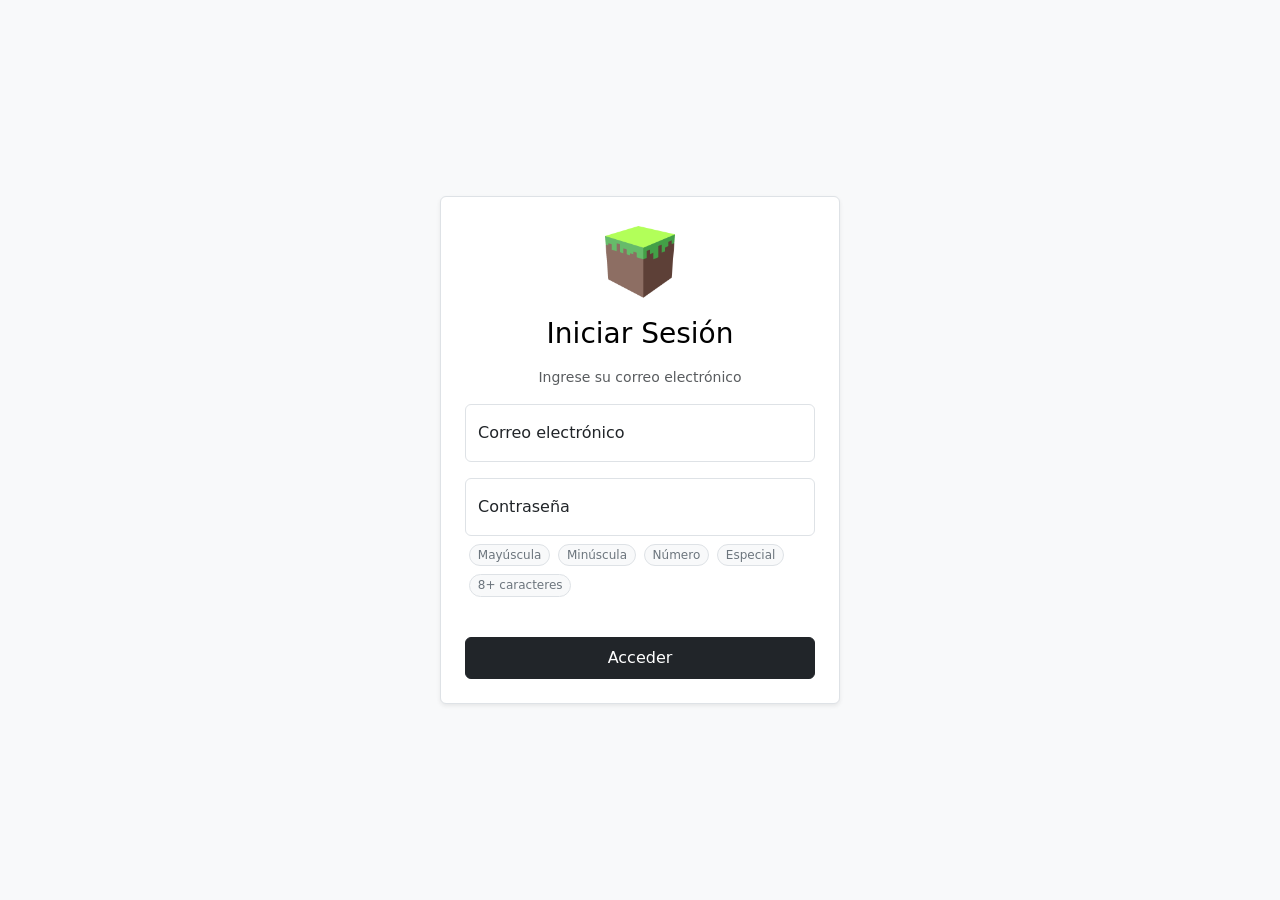
<file: login.html>
<!DOCTYPE html>
<html lang="es">
<head>
  <meta charset="UTF-8">
  <meta name="viewport" content="width=device-width, initial-scale=1.0">
  <title>Acceso al Sistema</title>
  <link href="https://cdn.jsdelivr.net/npm/bootstrap@5.3.0/dist/css/bootstrap.min.css" rel="stylesheet">
  <link rel="stylesheet" href="css/componente.css">
</head>
<body class="d-flex align-items-center py-4 bg-light min-vh-100">
  <main class="form-signin w-100 m-auto" style="max-width: 400px;">
    <div class="card bg-white border shadow-sm">
<div class="card-body p-4">
        <div class="text-center mb-3">
          <img src="img/logo.png" alt="Logo de la Institución" width="80" height="80" style="object-fit: contain;">
        </div>
        
        <h1 class="h3 mb-3 fw-normal text-center" style="color: #000000;">Iniciar Sesión</h1>
        <form id="formLogin" autocomplete="off">
          <p class="text-muted text-center mb-3" style="font-size: 14px;">Ingrese su correo electrónico</p>
          
          <div class="form-floating mb-3">
            <input type="email" class="form-control" id="correoLogin" placeholder="nombre@ejemplo.com" required autocomplete="off">
            <label for="correoLogin" class="text-dark">Correo electrónico</label>
          </div>
          
        <div class="form-floating mb-4">
  <input type="password" class="form-control" id="passLogin" placeholder="Contraseña" required autocomplete="new-password">
  <label for="passLogin" class="text-dark">Contraseña</label>
  
  <div class="d-flex flex-wrap gap-2 mt-2 px-1">
    <span id="reqMayus" class="badge rounded-pill text-bg-light border text-secondary fw-normal">Mayúscula</span>
    <span id="reqMinus" class="badge rounded-pill text-bg-light border text-secondary fw-normal">Minúscula</span>
    <span id="reqNum" class="badge rounded-pill text-bg-light border text-secondary fw-normal">Número</span>
    <span id="reqEsp" class="badge rounded-pill text-bg-light border text-secondary fw-normal">Especial</span>
    <span id="reqLen" class="badge rounded-pill text-bg-light border text-secondary fw-normal">8+ caracteres</span>
  </div>
</div>
          
          <button class="btn btn-dark w-100 py-2 mt-3" type="submit" id="btnAcceder">Acceder</button>
        </form>
      </div>
    </div>
  </main>

  <script src="js/utileria.js"></script>
  <script src="js/componente.js"></script>
  <script src="js/login.js"></script>
</body>
</html>
</file>
<file: css/componente.css>
/* =========================================
   DSX Modal — componente.css
   Modal reutilizable con estética de consola/
   verificación, heredada de styles.css
========================================= */

:root {
  --dsx-bg-panel: #ffffff;
  --dsx-border: #e2e8f0;
  --dsx-text: #ffffff;
  --dsx-text-muted: #64748b;
  --dsx-primary: #111111;
  --dsx-primary-hover: #333333;
  --dsx-success: #16a34a;
  --dsx-success-bg: #dcfce7;
  --dsx-success-text: #166534;
  --dsx-error: #dc2626;
  --dsx-error-bg: #fee2e2;
  --dsx-error-text: #991b1b;
  --dsx-warning: #d97706;
  --dsx-warning-bg: #fef3c7;
  --dsx-warning-text: #92400e;
  --dsx-info: #2563eb;
  --dsx-info-bg: #dbeafe;
  --dsx-info-text: #1e40af;
  --dsx-console-bg: #0f172a;
  --dsx-console-text: #22c55e;
  --dsx-font: system-ui, -apple-system, sans-serif;
  --dsx-font-mono: "SFMono-Regular", Consolas, "Liberation Mono", Menlo, monospace;
}

/* Fondo oscuro que cubre la pantalla */
.dsx-modal-fondo {
  position: fixed;
  inset: 0;
  background: rgba(15, 23, 42, 0.65);
  display: flex;
  align-items: center;
  justify-content: center;
  opacity: 0;
  pointer-events: none;
  transition: opacity 0.25s ease;
  z-index: 1000;
  font-family: var(--dsx-font);
  padding: 20px;
}

.dsx-modal-fondo.dsx-activo {
  opacity: 1;
  pointer-events: auto;
}

/* Caja principal del modal */
.dsx-modal-caja {
  background: var(--dsx-bg-panel);
  border: 1px solid var(--dsx-border);
  border-radius: 12px;
  padding: 40px;
  text-align: center;
  max-width: 400px;
  width: 100%;
  position: relative;
  transform: translateY(12px) scale(0.97);
  transition: transform 0.25s ease;
  box-shadow: 0 20px 40px rgba(0, 76, 255, 0.25);
}

.dsx-modal-fondo.dsx-activo .dsx-modal-caja {
  transform: translateY(0) scale(1);
}

.dsx-modal-cerrar {
  position: absolute;
  top: 14px;
  right: 14px;
  background: none;
  border: none;
  font-size: 20px;
  line-height: 1;
  cursor: pointer;
  color: var(--dsx-text-muted);
  padding: 4px;
  border-radius: 6px;
}

.dsx-modal-cerrar:hover {
  background: var(--dsx-border);
  color: var(--dsx-text);
}

/* Ícono / número destacado (el "gran veredicto") */
.dsx-modal-icono {
  font-size: 48px;
  font-weight: bold;
  line-height: 1;
  margin-bottom: 16px;
}

.dsx-modal-icono.dsx-icono-numero {
  font-size: 64px;
}

/* Etiqueta pequeña sobre el ícono */
.dsx-modal-etiqueta {
  font-size: 12px;
  text-transform: uppercase;
  letter-spacing: 1px;
  color: var(--dsx-text-muted);
  margin-bottom: 8px;
}

.dsx-modal-titulo {
  font-size: 20px;
  font-weight: 600;
  margin-bottom: 8px;
  color: var(--dsx-text);
}

.dsx-modal-mensaje {
  font-size: 14px;
  color: var(--dsx-text-muted);
  margin-bottom: 20px;
  line-height: 1.5;
}

/* Contenido HTML libre (para reutilización total) */
.dsx-modal-contenido {
  text-align: left;
  margin-bottom: 20px;
  font-size: 14px;
  color: var(--dsx-text);
}

/* Badge de estado (éxito, error, advertencia, info) */
.dsx-badge {
  display: inline-block;
  padding: 6px 14px;
  border-radius: 20px;
  font-size: 13px;
  font-weight: 500;
  margin-bottom: 20px;
}

.dsx-badge.dsx-exito { background: var(--dsx-success-bg); color: var(--dsx-success-text); }
.dsx-badge.dsx-error { background: var(--dsx-error-bg); color: var(--dsx-error-text); }
.dsx-badge.dsx-advertencia { background: var(--dsx-warning-bg); color: var(--dsx-warning-text); }
.dsx-badge.dsx-info { background: var(--dsx-info-bg); color: var(--dsx-info-text); }

.dsx-modal-icono.dsx-exito { color: var(--dsx-success); }
.dsx-modal-icono.dsx-error { color: var(--dsx-error); }
.dsx-modal-icono.dsx-advertencia { color: var(--dsx-warning); }
.dsx-modal-icono.dsx-info { color: var(--dsx-info); }

/* Botones del modal */
.dsx-modal-botones {
  display: flex;
  gap: 10px;
  margin-top: 4px;
}

.dsx-boton {
  flex: 1;
  padding: 12px;
  border: none;
  border-radius: 6px;
  font-size: 14px;
  font-weight: 500;
  cursor: pointer;
  transition: background 0.2s, color 0.2s, border-color 0.2s;
  font-family: var(--dsx-font);
}

.dsx-boton-primario {
  background: var(--dsx-primary);
  color: #fff;
}

.dsx-boton-primario:hover {
  background: var(--dsx-primary-hover);
}

.dsx-boton-secundario {
  background: transparent;
  color: var(--dsx-text);
  border: 1px solid var(--dsx-border);
}

.dsx-boton-secundario:hover {
  background: var(--dsx-border);
}

/* Bloque de "consola" opcional dentro del modal (para demos técnicas) */
.dsx-modal-consola {
  background: var(--dsx-console-bg);
  color: var(--dsx-console-text);
  font-family: var(--dsx-font-mono);
  padding: 12px;
  border-radius: 6px;
  font-size: 12px;
  text-align: left;
  margin-bottom: 20px;
  max-height: 120px;
  overflow-y: auto;
}

/* Responsive */
@media (max-width: 480px) {
  .dsx-modal-caja {
    padding: 28px 22px;
  }

  .dsx-modal-botones {
    flex-direction: column;
  }
}

/* Accesibilidad: respetar reduced motion */
@media (prefers-reduced-motion: reduce) {
  .dsx-modal-fondo,
  .dsx-modal-caja {
    transition: none;
  }
}

  body {
    font-family: system-ui, -apple-system, sans-serif;
    background: #f8f9fa;
    color: #1a1a1a;
    margin: 0;
    padding: 40px 20px;
  }
  .envoltura {
    max-width: 780px;
    margin: 0 auto;
  }
  header {
    margin-bottom: 32px;
  }
  header h1 { font-size: 26px; margin-bottom: 6px; }
  header p { color: #64748b; font-size: 14px; }
  .grid-demos {
    display: grid;
    grid-template-columns: repeat(auto-fit, minmax(220px, 1fr));
    gap: 16px;
  }
  .tarjeta-demo {
    background: #fff;
    border: 1px solid #e2e8f0;
    border-radius: 10px;
    padding: 20px;
  }
  .tarjeta-demo h3 { font-size: 15px; margin-bottom: 6px; }
  .tarjeta-demo p { font-size: 13px; color: #64748b; margin-bottom: 14px; }
  .tarjeta-demo button {
    width: 100%;
    padding: 10px;
    border: none;
    border-radius: 6px;
    background: #111;
    color: #fff;
    font-size: 14px;
    cursor: pointer;
  }
  .tarjeta-demo button:hover { background: #333; }
  footer {
    text-align: center;
    margin-top: 40px;
    font-size: 13px;
    color: #94a3b8;
  }
</file>
